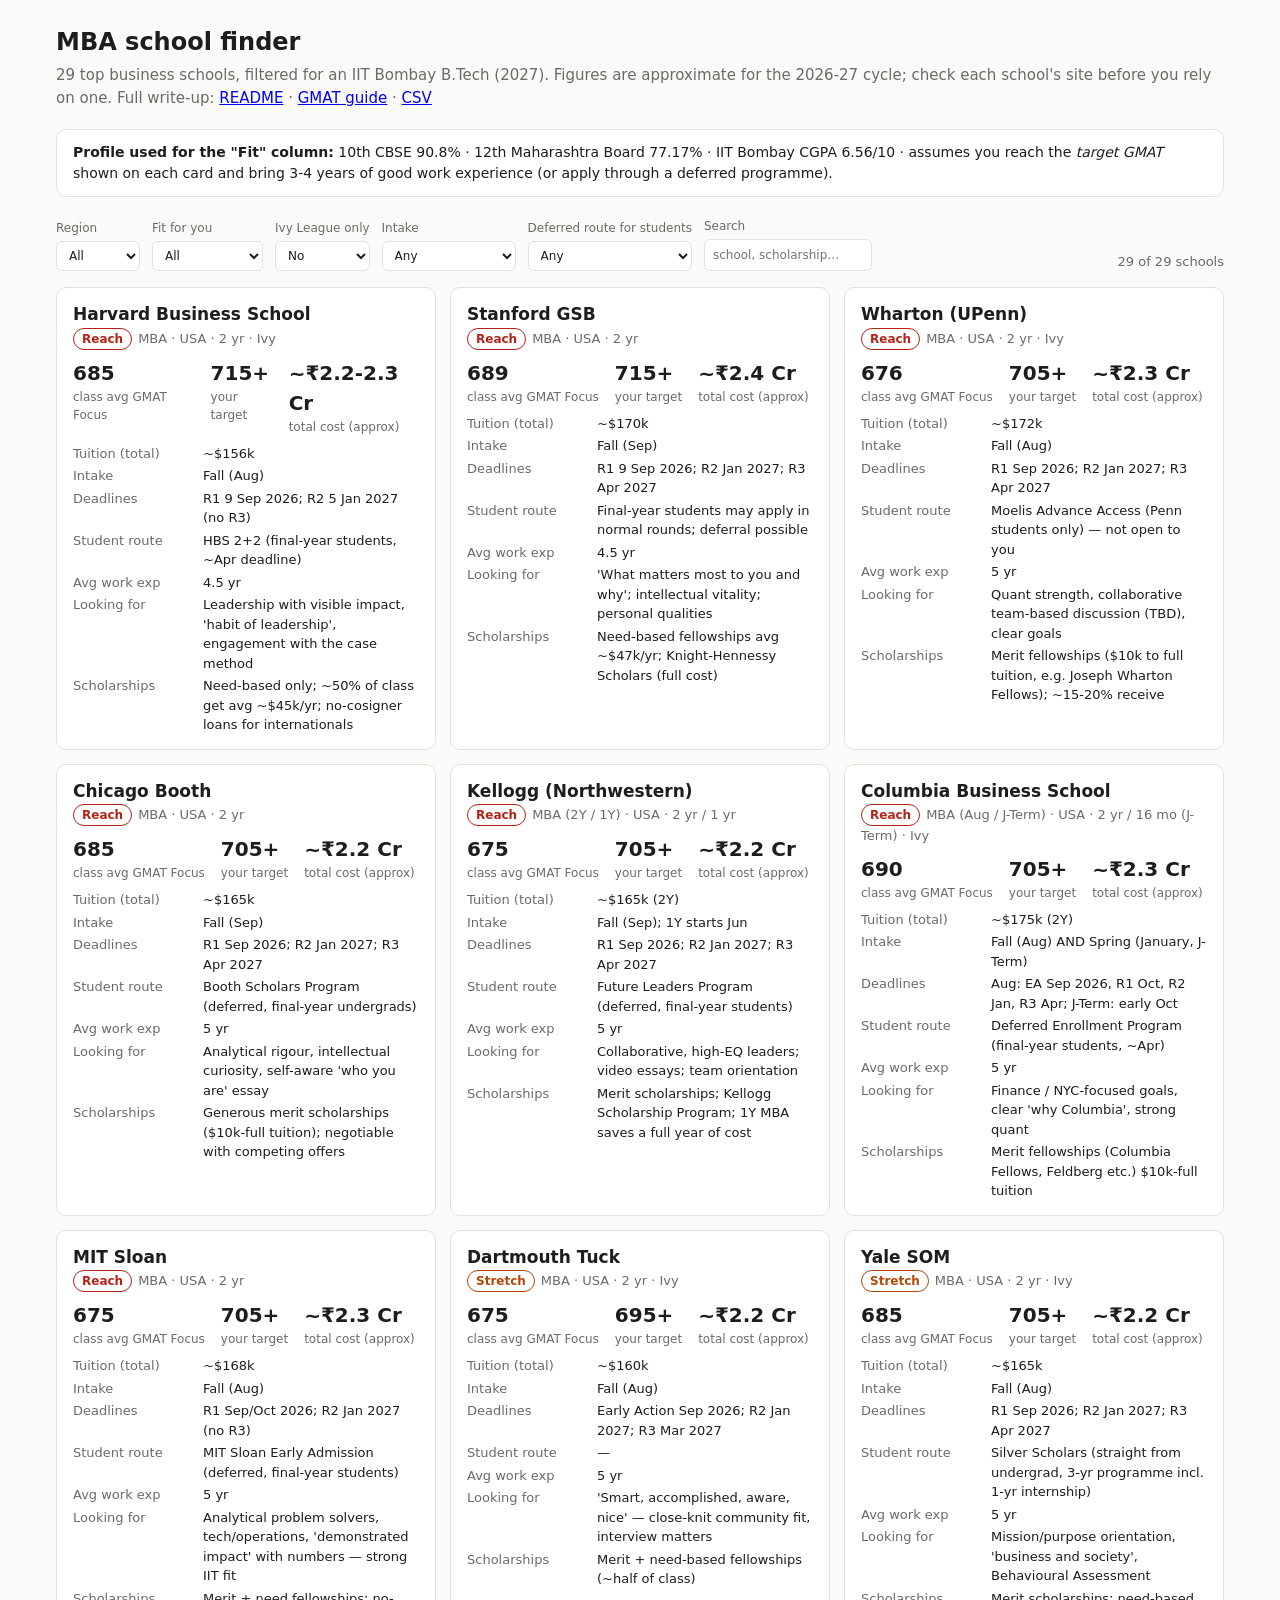
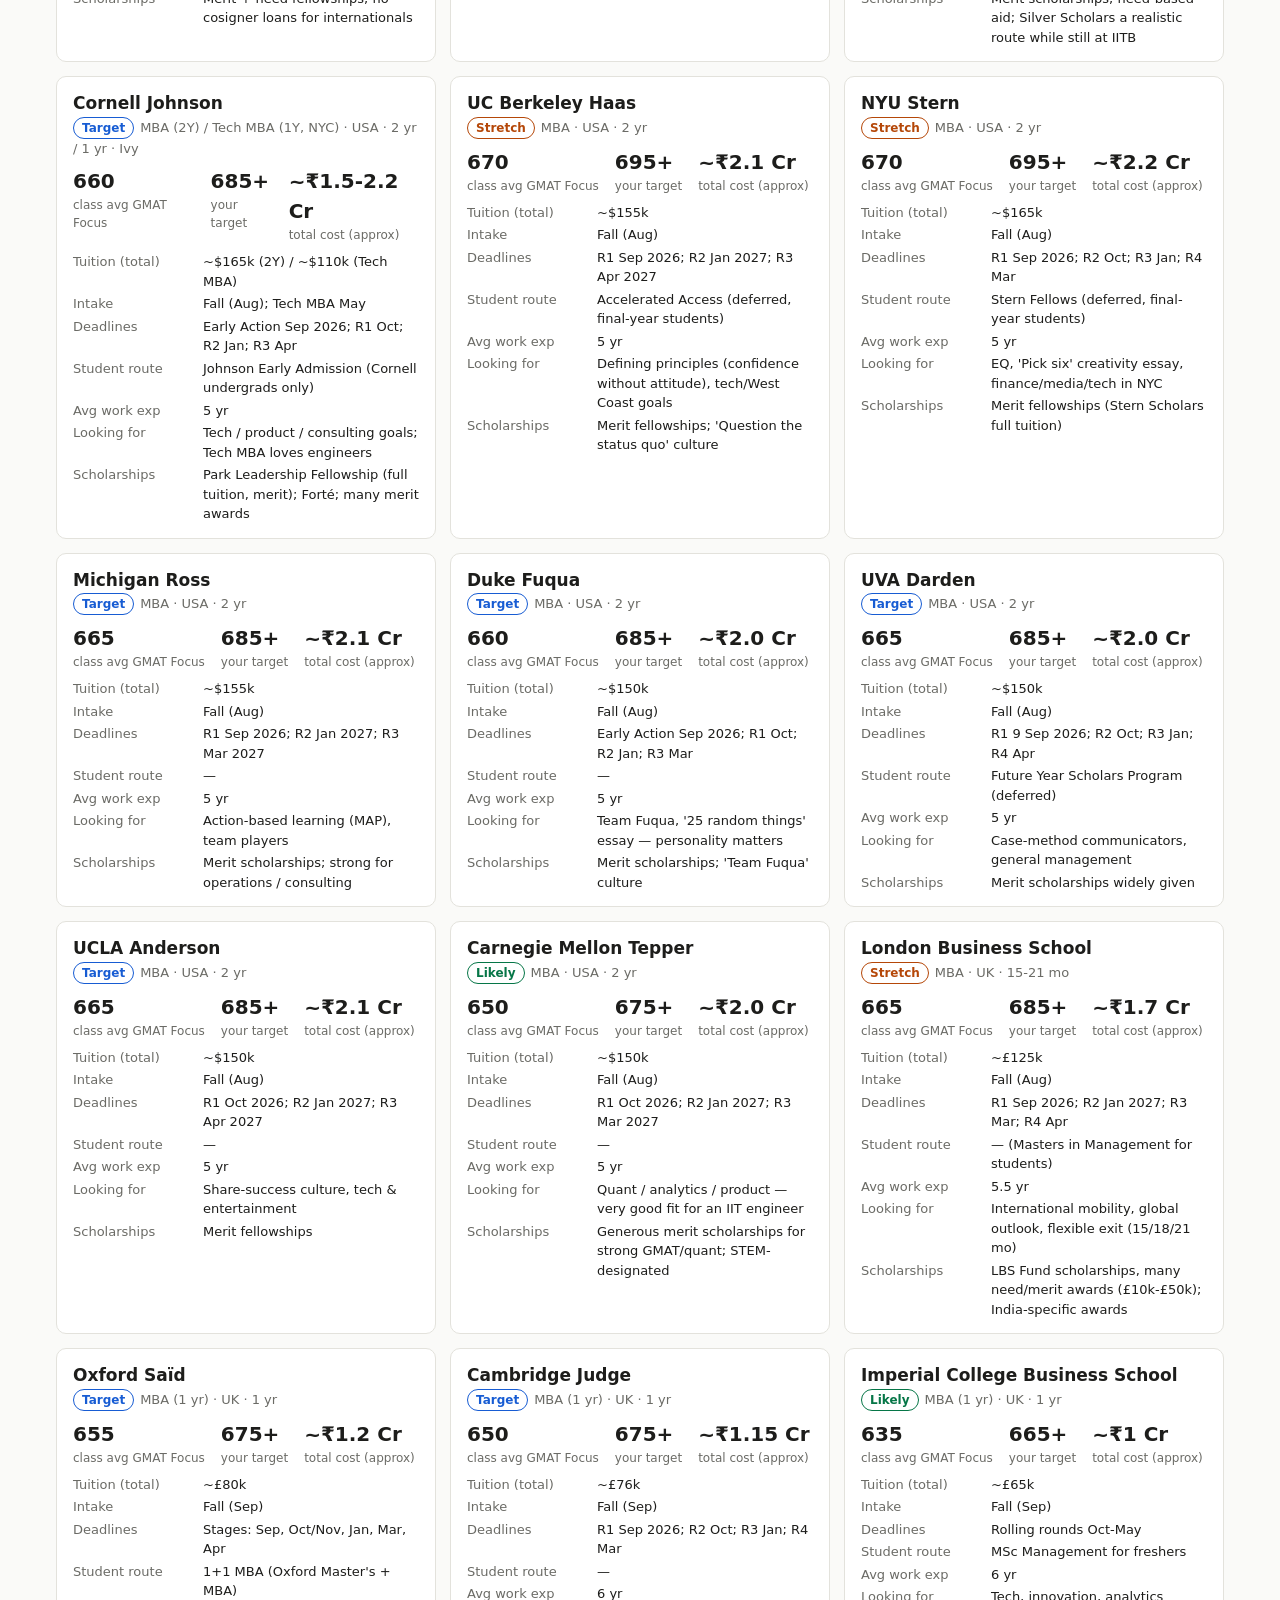
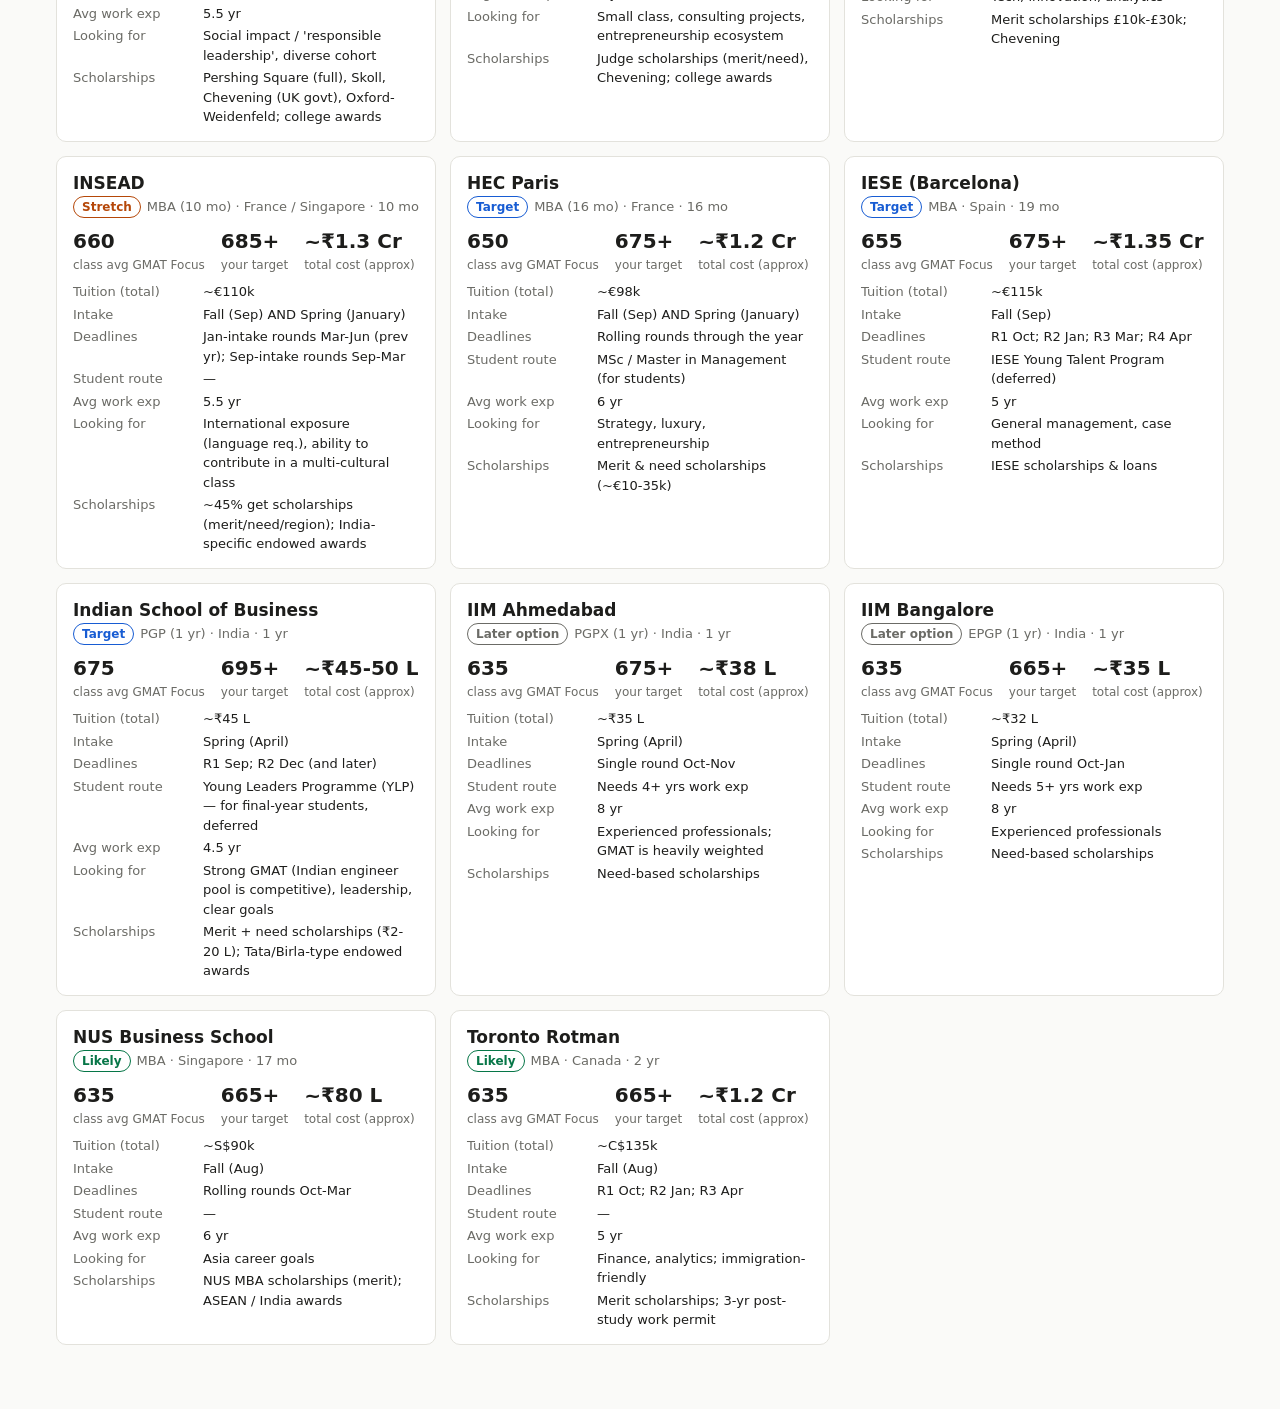
<file: admissions/MBA-admissions/index.html>
<!doctype html>
<html lang="en">
<head>
<meta charset="utf-8">
<meta name="viewport" content="width=device-width, initial-scale=1">
<title>MBA School Finder</title>
<style>
  :root {
    --bg: #fafaf8; --fg: #1d1d1b; --muted: #6b6b66; --line: #e3e2dc; --card: #fff;
    --reach: #b42318; --stretch: #b54708; --target: #175cd3; --likely: #067647; --later: #6b6b66;
  }
  @media (prefers-color-scheme: dark) {
    :root:not([data-theme="light"]) {
      --bg: #141413; --fg: #ecebe6; --muted: #9a9993; --line: #2c2c2a; --card: #1c1c1a;
      --reach: #f97066; --stretch: #fdb022; --target: #84adff; --likely: #47cd89; --later: #9a9993;
    }
  }
  * { box-sizing: border-box; }
  body { margin: 0; background: var(--bg); color: var(--fg); font: 15px/1.5 system-ui, -apple-system, Segoe UI, sans-serif; }
  main { max-width: 1200px; margin: 0 auto; padding: 24px 16px 64px; }
  h1 { font-size: 24px; margin: 0 0 4px; }
  p.sub { color: var(--muted); margin: 0 0 20px; }
  .profile { background: var(--card); border: 1px solid var(--line); border-radius: 10px; padding: 12px 16px; margin-bottom: 20px; font-size: 14px; }
  .filters { display: flex; flex-wrap: wrap; gap: 12px; margin-bottom: 16px; align-items: end; }
  label { display: flex; flex-direction: column; font-size: 12px; color: var(--muted); gap: 4px; }
  select, input { font: inherit; padding: 6px 8px; border: 1px solid var(--line); border-radius: 6px; background: var(--card); color: var(--fg); }
  .count { color: var(--muted); font-size: 13px; margin-left: auto; }
  .grid { display: grid; grid-template-columns: repeat(auto-fill, minmax(340px, 1fr)); gap: 14px; }
  .card { background: var(--card); border: 1px solid var(--line); border-radius: 10px; padding: 14px 16px; }
  .card h2 { font-size: 17px; margin: 0; }
  .meta { color: var(--muted); font-size: 13px; margin-bottom: 8px; }
  .pill { display: inline-block; font-size: 12px; font-weight: 600; padding: 1px 8px; border-radius: 99px; border: 1px solid currentColor; margin-right: 6px; }
  .Reach { color: var(--reach); } .Stretch { color: var(--stretch); } .Target { color: var(--target); }
  .Likely { color: var(--likely); } .Later { color: var(--later); }
  dl { display: grid; grid-template-columns: 120px 1fr; gap: 3px 10px; margin: 8px 0 0; font-size: 13px; }
  dt { color: var(--muted); }
  dd { margin: 0; }
  .nums { display: flex; gap: 16px; margin: 6px 0; }
  .nums div { font-size: 12px; color: var(--muted); }
  .nums b { display: block; font-size: 20px; color: var(--fg); }
  @media (max-width: 420px) { .grid { grid-template-columns: 1fr; } dl { grid-template-columns: 1fr; } dt { margin-top: 4px; } }
</style>
</head>
<body>
<main>
  <h1>MBA school finder</h1>
  <p class="sub">29 top business schools, filtered for an IIT Bombay B.Tech (2027). Figures are approximate for the 2026-27 cycle; check each school's site before you rely on one. Full write-up: <a href="README.md">README</a> · <a href="GMAT-timeline.md">GMAT guide</a> · <a href="schools.csv">CSV</a></p>

  <div class="profile"><b>Profile used for the "Fit" column:</b> 10th CBSE 90.8% · 12th Maharashtra Board 77.17% · IIT Bombay CGPA 6.56/10 · assumes you reach the <i>target GMAT</i> shown on each card and bring 3-4 years of good work experience (or apply through a deferred programme).</div>

  <div class="filters">
    <label>Region <select id="f-region"><option value="">All</option></select></label>
    <label>Fit for you <select id="f-fit"><option value="">All</option></select></label>
    <label>Ivy League only <select id="f-ivy"><option value="">No</option><option value="Yes">Yes</option></select></label>
    <label>Intake <select id="f-intake"><option value="">Any</option><option value="Fall">Fall</option><option value="Spring">Spring / January</option></select></label>
    <label>Deferred route for students <select id="f-early"><option value="">Any</option><option value="y">Has one</option></select></label>
    <label>Search <input id="f-q" placeholder="school, scholarship…"></label>
    <span class="count" id="count"></span>
  </div>
  <div class="grid" id="grid"></div>
</main>
<script src="schools.js"></script>
<script>
  const $ = id => document.getElementById(id);
  const data = window.SCHOOLS || [];
  const fitClass = f => f.split(" ")[0];
  const fill = (sel, key) => [...new Set(data.map(d => d[key]))].forEach(v => sel.add(new Option(v, v)));
  fill($("f-region"), "region"); fill($("f-fit"), "fit");
  const hasEarly = d => d.early_route && !/^—|not open|only/i.test(d.early_route) && !/^Needs/.test(d.early_route);
  const esc = s => String(s).replace(/[&<>"]/g, c => ({"&":"&amp;","<":"&lt;",">":"&gt;",'"':"&quot;"}[c]));

  function render() {
    const r = $("f-region").value, f = $("f-fit").value, ivy = $("f-ivy").value,
          intake = $("f-intake").value, early = $("f-early").value, q = $("f-q").value.toLowerCase();
    const rows = data.filter(d =>
      (!r || d.region === r) && (!f || d.fit === f) && (!ivy || d.ivy === "Yes") &&
      (!intake || (intake === "Spring" ? /Spring|Jan/i.test(d.intakes) : /Fall/i.test(d.intakes))) &&
      (!early || hasEarly(d)) &&
      (!q || Object.values(d).join(" ").toLowerCase().includes(q)));
    $("count").textContent = rows.length + " of " + data.length + " schools";
    $("grid").innerHTML = rows.map(d => `
      <article class="card">
        <h2>${esc(d.school)}</h2>
        <div class="meta"><span class="pill ${fitClass(d.fit)}">${esc(d.fit)}</span>${esc(d.programme)} · ${esc(d.country)} · ${esc(d.length)}${d.ivy === "Yes" ? " · Ivy" : ""}</div>
        <div class="nums">
          <div><b>${d.avg_gmat_focus}</b>class avg GMAT Focus</div>
          <div><b>${esc(d.target_gmat)}</b>your target</div>
          <div><b>${esc(d.total_cost_inr)}</b>total cost (approx)</div>
        </div>
        <dl>
          <dt>Tuition (total)</dt><dd>${esc(d.tuition_total)}</dd>
          <dt>Intake</dt><dd>${esc(d.intakes)}</dd>
          <dt>Deadlines</dt><dd>${esc(d.rounds)}</dd>
          <dt>Student route</dt><dd>${esc(d.early_route)}</dd>
          <dt>Avg work exp</dt><dd>${esc(d.avg_work_exp)}</dd>
          <dt>Looking for</dt><dd>${esc(d.looking_for)}</dd>
          <dt>Scholarships</dt><dd>${esc(d.scholarships)}</dd>
        </dl>
      </article>`).join("");
  }
  document.querySelectorAll("select, input").forEach(el => el.addEventListener("input", render));
  render();
</script>
</body>
</html>
</file>
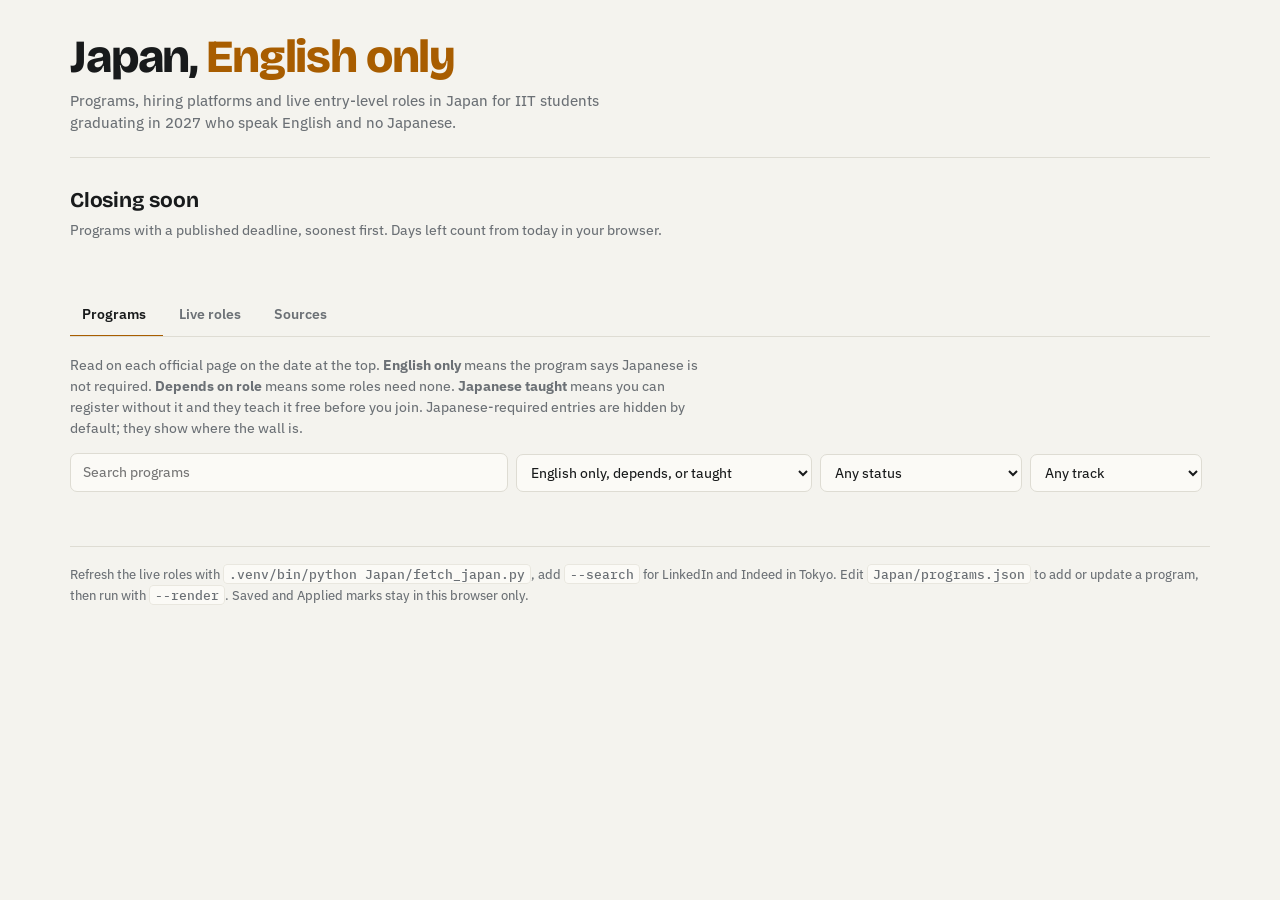
<file: Japan/page.template.html>
<!doctype html>
<html lang="en">
<head>
<meta charset="utf-8">
<meta name="viewport" content="width=device-width, initial-scale=1">
<title>Japan, English Only</title>
<link rel="preconnect" href="https://fonts.googleapis.com">
<link rel="preconnect" href="https://fonts.gstatic.com" crossorigin>
<link rel="stylesheet" href="https://fonts.googleapis.com/css2?family=Bricolage+Grotesque:opsz,wght@12..96,500;12..96,700;12..96,800&family=IBM+Plex+Mono:wght@400;500&family=IBM+Plex+Sans:wght@400;450;500;600&display=swap">
<style>
:root{
  --paper:#F4F3EE;--card:#FBFAF6;--ink:#181A1B;--body:#33373A;--muted:#6B7075;
  --line:#DEDCD3;--line-soft:#E9E7DF;
  --accent:#A85D00;--accent-soft:#F0E2CC;
  --open:#126B4F;--open-soft:#D8E9E0;
  --plus:#3D5A99;--plus-soft:#DFE5F2;
  --walled:#7E8389;--walled-soft:#E4E3DD;
  --urgent:#B3261E;--urgent-soft:#F6DCD9;
  --shadow:0 1px 2px rgba(24,26,27,.05);--r:7px;
}
@media (prefers-color-scheme:dark){
  :root:not([data-theme="light"]){
    --paper:#131517;--card:#1B1E21;--ink:#F1EFE9;--body:#C7C9CB;--muted:#8B9096;
    --line:#2C3034;--line-soft:#242629;
    --accent:#E8A13C;--accent-soft:#3A2C15;
    --open:#4FBE92;--open-soft:#153229;
    --plus:#8FA8E0;--plus-soft:#1E2740;
    --walled:#868B91;--walled-soft:#25282B;
    --urgent:#F08C84;--urgent-soft:#3D1D1A;
    --shadow:0 1px 2px rgba(0,0,0,.3);
  }
}
:root[data-theme="dark"]{
  --paper:#131517;--card:#1B1E21;--ink:#F1EFE9;--body:#C7C9CB;--muted:#8B9096;
  --line:#2C3034;--line-soft:#242629;
  --accent:#E8A13C;--accent-soft:#3A2C15;
  --open:#4FBE92;--open-soft:#153229;
  --plus:#8FA8E0;--plus-soft:#1E2740;
  --walled:#868B91;--walled-soft:#25282B;
  --urgent:#F08C84;--urgent-soft:#3D1D1A;
  --shadow:0 1px 2px rgba(0,0,0,.3);
}
*{box-sizing:border-box}
body{margin:0;background:var(--paper);color:var(--body);
  font:450 15px/1.55 "IBM Plex Sans",ui-sans-serif,system-ui,sans-serif;-webkit-font-smoothing:antialiased}
.wrap{max-width:1180px;margin:0 auto;padding:0 20px 72px}
@media (max-width:600px){.wrap{padding-inline:16px}}
a{color:inherit}
h1,h2,h3{font-family:"Bricolage Grotesque","IBM Plex Sans",sans-serif;color:var(--ink);text-wrap:balance;margin:0}
.mono{font-family:"IBM Plex Mono",ui-monospace,monospace;font-variant-numeric:tabular-nums}
input:focus-visible,select:focus-visible,button:focus-visible,a:focus-visible{outline:2px solid var(--accent);outline-offset:2px}

header{border-bottom:1px solid var(--line);margin-bottom:26px}
.masthead{display:flex;flex-wrap:wrap;gap:20px;align-items:flex-end;justify-content:space-between;padding:34px 0 22px}
h1{font-size:clamp(30px,5.4vw,46px);font-weight:800;letter-spacing:-.025em;line-height:1.02}
h1 em{font-style:normal;color:var(--accent)}
.sub{margin:9px 0 0;max-width:62ch;color:var(--muted);font-size:14.5px}
.stamp{font-size:12px;color:var(--muted);text-align:right;line-height:1.7}
.stamp b{color:var(--ink);font-weight:600}
@media (max-width:600px){.stamp{text-align:left}}

h2{font-size:21px;font-weight:700;letter-spacing:-.01em;margin:0 0 4px}
.lede{font-size:13.5px;color:var(--muted);margin:0 0 14px;max-width:80ch}
section{margin-bottom:40px}

/* closing soon */
.soon{display:grid;grid-template-columns:repeat(auto-fill,minmax(250px,1fr));gap:10px}
.soon a{display:flex;flex-direction:column;gap:4px;text-decoration:none;background:var(--card);
  border:1px solid var(--line);border-radius:var(--r);padding:13px 15px;box-shadow:var(--shadow);transition:border-color .12s}
.soon a:hover{border-color:var(--accent)}
.soon .when{display:flex;justify-content:space-between;align-items:baseline;gap:8px}
.soon .date{font-size:12.5px;color:var(--muted)}
.soon .left{font-family:"Bricolage Grotesque",sans-serif;font-weight:700;font-size:19px;color:var(--ink);line-height:1}
.soon .left.hot{color:var(--urgent)}
.soon .org{font-weight:600;color:var(--ink);font-size:14px}
.soon .nm{font-size:13px;line-height:1.4}

/* tabs */
.tabs{display:flex;gap:4px;border-bottom:1px solid var(--line);margin-bottom:18px;overflow-x:auto}
.tabs button{appearance:none;border:0;background:none;font:inherit;font-size:14px;font-weight:600;color:var(--muted);
  padding:9px 12px;border-bottom:2px solid transparent;margin-bottom:-1px;cursor:pointer;white-space:nowrap}
.tabs button[aria-selected="true"]{color:var(--ink);border-bottom-color:var(--accent)}
.tabs .n{font-family:"IBM Plex Mono",monospace;font-size:12px;font-weight:500;color:var(--muted);margin-left:5px}

/* gate */
.gate{display:grid;grid-template-columns:repeat(4,1fr);gap:1px;background:var(--line);
  border:1px solid var(--line);border-radius:var(--r);overflow:hidden;margin-bottom:14px}
@media (max-width:720px){.gate{grid-template-columns:repeat(2,1fr)}}
.gate button{appearance:none;border:0;text-align:left;cursor:pointer;font:inherit;background:var(--card);
  color:var(--body);padding:13px 15px;display:flex;flex-direction:column;gap:3px;transition:background .12s}
.gate button:hover{background:var(--accent-soft)}
.gate button[aria-pressed="false"]{opacity:.55}
.gate .n{font-family:"Bricolage Grotesque",sans-serif;font-size:25px;font-weight:700;line-height:1;color:var(--ink)}
.gate .lbl{font-size:12.5px;font-weight:600}
.gate .hint{font-size:11.5px;color:var(--muted);line-height:1.35}
.gate .g-english_ok .n{color:var(--open)}
.gate .g-japanese_plus .n{color:var(--plus)}
.gate .g-unstated .n{color:var(--accent)}
.gate .g-japanese_required .n{color:var(--walled)}

/* controls */
.controls{display:flex;flex-wrap:wrap;gap:8px;align-items:center;margin-bottom:14px}
.controls input[type=search]{flex:1 1 220px;min-width:0;font:inherit;font-size:14px;padding:8px 12px;
  border:1px solid var(--line);border-radius:var(--r);background:var(--card);color:var(--ink)}
.controls select{font:inherit;font-size:13.5px;padding:8px 10px;border:1px solid var(--line);
  border-radius:var(--r);background:var(--card);color:var(--ink);max-width:100%}
.controls label{font-size:13px;display:flex;gap:6px;align-items:center;color:var(--body)}
.count{font-size:12.5px;color:var(--muted);margin-left:auto}

/* rows */
.list{display:flex;flex-direction:column;gap:8px}
.item{background:var(--card);border:1px solid var(--line);border-radius:var(--r);padding:14px 16px;box-shadow:var(--shadow);
  display:grid;grid-template-columns:1fr auto;gap:6px 16px}
.item.muted{opacity:.62}
@media (max-width:640px){.item{grid-template-columns:1fr}}
.item h3{font-size:16px;font-weight:700;line-height:1.3}
.item h3 a{text-decoration:none}
.item h3 a:hover{text-decoration:underline}
.meta{font-size:13px;color:var(--muted);display:flex;flex-wrap:wrap;gap:4px 12px}
.meta b{color:var(--body);font-weight:600}
.badges{display:flex;flex-wrap:wrap;gap:5px;margin-top:2px}
.b{font-size:11px;font-weight:600;letter-spacing:.02em;padding:2px 8px;border-radius:100px;white-space:nowrap;
  background:var(--walled-soft);color:var(--walled)}
.b.ok{background:var(--open-soft);color:var(--open)}
.b.plus{background:var(--plus-soft);color:var(--plus)}
.b.warn{background:var(--accent-soft);color:var(--accent)}
.b.no{background:var(--walled-soft);color:var(--walled)}
.b.hot{background:var(--urgent-soft);color:var(--urgent)}
.notes{grid-column:1/-1;font-size:13.5px;display:grid;gap:4px}
.notes p{margin:0}
.notes .k{color:var(--muted);font-size:12px;font-weight:600;text-transform:uppercase;letter-spacing:.04em;margin-right:6px}
.ev{grid-column:1/-1;margin:2px 0 0;font-size:12.5px;color:var(--muted);border-left:2px solid var(--line);padding-left:10px}
.side{display:flex;flex-wrap:wrap;gap:6px;justify-content:flex-end;align-content:flex-start;max-width:240px}
@media (max-width:640px){.side{justify-content:flex-start;max-width:none}}
.btn{appearance:none;font:inherit;font-size:12.5px;font-weight:600;padding:6px 11px;border-radius:var(--r);cursor:pointer;
  border:1px solid var(--line);background:transparent;color:var(--body);text-decoration:none;white-space:nowrap}
.btn:hover{border-color:var(--accent);color:var(--accent)}
.btn.primary{border-color:var(--accent);color:var(--accent)}
.btn.primary:hover{background:var(--accent);color:var(--paper)}
.btn[aria-pressed="true"]{background:var(--open-soft);border-color:var(--open);color:var(--open)}
.empty{padding:28px;text-align:center;color:var(--muted);border:1px dashed var(--line);border-radius:var(--r)}

/* sources */
.tablewrap{overflow-x:auto;border:1px solid var(--line);border-radius:var(--r);background:var(--card)}
table{border-collapse:collapse;width:100%;font-size:13.5px}
th,td{text-align:left;padding:8px 12px;border-bottom:1px solid var(--line-soft);white-space:nowrap}
th{font-size:12px;color:var(--muted);font-weight:600}
td.num,th.num{text-align:right;font-family:"IBM Plex Mono",monospace}
tr:last-child td{border-bottom:0}
.err{color:var(--urgent)}
footer{border-top:1px solid var(--line);padding-top:18px;font-size:13px;color:var(--muted)}
footer code{font-family:"IBM Plex Mono",monospace;font-size:12.5px;background:var(--card);padding:1px 5px;border-radius:4px;border:1px solid var(--line-soft)}
[hidden]{display:none!important}
</style>
</head>
<body>
<div class="wrap">
<header>
  <div class="masthead">
    <div>
      <h1>Japan, <em>English only</em></h1>
      <p class="sub">Programs, hiring platforms and live entry-level roles in Japan for IIT students graduating in 2027 who speak English and no Japanese.</p>
    </div>
    <div class="stamp" id="stamp"></div>
  </div>
</header>

<section id="soon-sec">
  <h2>Closing soon</h2>
  <p class="lede">Programs with a published deadline, soonest first. Days left count from today in your browser.</p>
  <div class="soon" id="soon"></div>
</section>

<nav class="tabs" role="tablist">
  <button role="tab" data-tab="programs" aria-selected="true">Programs<span class="n" id="n-programs"></span></button>
  <button role="tab" data-tab="roles" aria-selected="false">Live roles<span class="n" id="n-roles"></span></button>
  <button role="tab" data-tab="sources" aria-selected="false">Sources<span class="n" id="n-sources"></span></button>
</nav>

<section id="tab-programs">
  <p class="lede">Read on each official page on the date at the top. <b>English only</b> means the program says Japanese is not required. <b>Depends on role</b> means some roles need none. <b>Japanese taught</b> means you can register without it and they teach it free before you join. Japanese-required entries are hidden by default; they show where the wall is.</p>
  <div class="controls">
    <input type="search" id="p-q" placeholder="Search programs" aria-label="Search programs">
    <select id="p-lang" aria-label="Language">
      <option value="open">English only, depends, or taught</option>
      <option value="yes">English only</option>
      <option value="all">Everything, including Japanese required</option>
    </select>
    <select id="p-status" aria-label="Status">
      <option value="">Any status</option>
      <option value="now">Open, rolling or pre-entry</option>
      <option value="watch">Watch for next round</option>
    </select>
    <select id="p-track" aria-label="Track">
      <option value="">Any track</option>
      <option value="engineering">Engineering</option>
      <option value="data-ai">Data and AI</option>
      <option value="product">Product</option>
      <option value="business">Business</option>
      <option value="any">Any field (platforms)</option>
    </select>
    <span class="count" id="p-count"></span>
  </div>
  <div class="list" id="programs-list"></div>
</section>

<section id="tab-roles" hidden>
  <p class="lede">Every posting in Japan pulled from company boards, VC portfolio boards, Japan Dev, LinkedIn and Indeed, filtered by default to entry-level roles where a visa is not ruled out. Each description is read twice: for what it says about Japanese, and for the graduation window it accepts. An IIT degree finishing in mid-2027 fits "28卒" (April 2027 to March 2028) but not "27卒" (by March 2027), MBA programs or 2027 summer internships. The sentences that decided both are quoted under each role. Click a box to show or hide that language group.</p>
  <p class="lede" id="funnel"></p>
  <div class="gate" id="gate"></div>
  <div class="controls">
    <input type="search" id="r-q" placeholder="Search title or company" aria-label="Search roles">
    <select id="r-track" aria-label="Track">
      <option value="">Any track</option>
      <option value="engineering">Engineering</option>
      <option value="data-ai">Data and AI</option>
      <option value="product">Product</option>
      <option value="business">Business</option>
      <option value="other">Other</option>
    </select>
    <select id="r-level" aria-label="Experience">
      <option value="entry">Entry level, new grad or intern</option>
      <option value="noyears">Also roles that state no years</option>
      <option value="all">Any experience level</option>
    </select>
    <select id="r-visa" aria-label="Visa">
      <option value="ok">Visa not ruled out</option>
      <option value="yes">States visa sponsorship</option>
      <option value="all">Any visa situation</option>
    </select>
    <select id="r-grad" aria-label="Batch">
      <option value="all">Any batch</option>
      <option value="open">Fits or may fit a 2027 graduate</option>
      <option value="fits">Dates show it fits a 2027 graduate</option>
    </select>
    <select id="r-source" aria-label="Source"><option value="">Any source</option></select>
    <label><input type="checkbox" id="r-res" checked> Hide roles for people already in Japan</label>
    <label><input type="checkbox" id="r-mine"> Saved or applied only</label>
    <span class="count" id="r-count"></span>
  </div>
  <div class="list" id="roles-list"></div>
</section>

<section id="tab-sources" hidden>
  <p class="lede">What each board returned on the last pull. Postings in Japan are counted from the location, the board's country field, or the whole board for Japan-only employers.</p>
  <div class="tablewrap"><table id="sources-table"></table></div>
  <p class="lede" id="search-note" style="margin-top:10px"></p>
</section>

<footer>
  Refresh the live roles with <code>.venv/bin/python Japan/fetch_japan.py</code>, add <code>--search</code> for LinkedIn and Indeed in Tokyo. Edit <code>Japan/programs.json</code> to add or update a program, then run with <code>--render</code>. Saved and Applied marks stay in this browser only.
</footer>
</div>

<script>
const DATA = /*__DATA__*/null;

const esc = s => String(s ?? "").replace(/[&<>"']/g, c => ({"&":"&amp;","<":"&lt;",">":"&gt;",'"':"&quot;","'":"&#39;"}[c]));
const store = {
  get(k, d) { try { const v = localStorage.getItem(k); return v === null ? d : JSON.parse(v); } catch { return d; } },
  set(k, v) { try { localStorage.setItem(k, JSON.stringify(v)); } catch {} }
};
let marks = store.get("jp-marks", {});
const mark = (key, kind) => { marks[key] = marks[key] === kind ? undefined : kind; if (!marks[key]) delete marks[key]; store.set("jp-marks", marks); };

const today = new Date(); today.setHours(0,0,0,0);
const fmt = iso => { if (!iso) return ""; const d = new Date(iso + "T00:00:00"); return d.toLocaleDateString("en-GB", {day:"numeric", month:"short", year:"numeric"}); };
const daysLeft = iso => Math.round((new Date(iso + "T00:00:00") - today) / 864e5);

const LANG_P = {yes:["English only","ok"], partly:["Depends on role","warn"], taught:["Japanese taught","plus"], no:["Japanese required","no"]};
const FIT = {yes:["Fits a 2027 grad","ok"], partly:["Partly fits 2027","warn"], no:["Not for 2027 IIT grads","no"]};
const STATUS = {open:["Open now","ok"], rolling:["Rolling","ok"], "pre-entry":["Pre-entry open","warn"], watch:["Watch","no"], closed:["Closed","no"]};
const TRACK = {engineering:"Engineering","data-ai":"Data and AI",product:"Product",business:"Business",any:"Any field",other:"Other"};
const KIND = {"new-grad":"New-grad hiring","internship-to-offer":"Internship to offer",internship:"Internship",platform:"Hiring platform","job-board":"Job board"};
const GRAD = {
  yes:["Fits 2027 grads","ok"], likely:["Likely fits 2027 grads","warn"], check:["New-grad role, no dates","plus"],
  no:["Not for 2027 grads","no"], none:["No batch named",""]
};
const GRAD_OK = {open:["yes","likely","check"], fits:["yes","likely"]};
const LEVEL = {intern:"Internship", new_grad:"New grad", entry:"Entry level", mid:"Mid level", senior:"Senior", unstated:"Level not stated"};
const LANG_R = {
  english_ok:["English OK","ok","Says Japanese is not required, or English or Japanese"],
  japanese_plus:["Japanese a plus","plus","Japanese only under preferred"],
  unstated:["Not stated","warn","English description, no Japanese asked"],
  japanese_required:["Japanese required","no","Asks for a Japanese level or written in Japanese"]
};

// ---------- stamp
document.getElementById("stamp").innerHTML =
  `Programs checked <b>${fmt(DATA.checked)}</b><br>Roles pulled <b>${esc(DATA.generated.replace("T"," ").slice(0,16))}</b>`;

// ---------- closing soon
(function soon() {
  const rows = DATA.programs.filter(p => p.deadline && p.english_only !== "no" && daysLeft(p.deadline) >= 0)
    .sort((a, b) => a.deadline.localeCompare(b.deadline));
  const el = document.getElementById("soon");
  if (!rows.length) { document.getElementById("soon-sec").hidden = true; return; }
  el.innerHTML = rows.map(p => {
    const n = daysLeft(p.deadline);
    return `<a href="${esc(p.apply_url)}" target="_blank" rel="noopener">
      <span class="when"><span class="date">${fmt(p.deadline)}</span><span class="left ${n <= 10 ? "hot" : ""}">${n === 0 ? "today" : n + (n === 1 ? " day" : " days")}</span></span>
      <span class="org">${esc(p.org)}</span><span class="nm">${esc(p.name)}</span>
      <span class="badges"><span class="b ${LANG_P[p.english_only][1]}">${LANG_P[p.english_only][0]}</span><span class="b ${FIT[p.fits_2027][1]}">${FIT[p.fits_2027][0]}</span></span>
    </a>`;
  }).join("");
})();

// ---------- tabs
const tabs = [...document.querySelectorAll("[role=tab]")];
function showTab(name) {
  tabs.forEach(t => t.setAttribute("aria-selected", t.dataset.tab === name));
  ["programs","roles","sources"].forEach(n => document.getElementById("tab-" + n).hidden = n !== name);
  store.set("jp-tab", name);
}
tabs.forEach(t => t.addEventListener("click", () => showTab(t.dataset.tab)));
const fromHash = location.hash.slice(1);
showTab(["programs", "roles", "sources"].includes(fromHash) ? fromHash : store.get("jp-tab", "programs"));

// ---------- programs
function markButtons(key) {
  return `<button class="btn" data-mark="${esc(key)}" data-kind="saved" aria-pressed="${marks[key]==="saved"}">Saved</button>
          <button class="btn" data-mark="${esc(key)}" data-kind="applied" aria-pressed="${marks[key]==="applied"}">Applied</button>`;
}
function renderPrograms() {
  const q = document.getElementById("p-q").value.trim().toLowerCase();
  const lang = document.getElementById("p-lang").value;
  const status = document.getElementById("p-status").value;
  const tr = document.getElementById("p-track").value;
  const rows = DATA.programs.filter(p => {
    if (lang === "open" && p.english_only === "no") return false;
    if (lang === "yes" && p.english_only !== "yes") return false;
    if (status === "now" && !["open","rolling","pre-entry"].includes(p.status)) return false;
    if (status === "watch" && p.status !== "watch") return false;
    if (tr && p.track !== tr) return false;
    if (q && !(p.org + " " + p.name + " " + p.language_note + " " + p.fit_note).toLowerCase().includes(q)) return false;
    return true;
  });
  const rank = {open:0,"pre-entry":1,rolling:2,watch:3,closed:4};
  rows.sort((a, b) => (a.english_only === "no") - (b.english_only === "no") || rank[a.status] - rank[b.status]
    || (a.deadline || "9999").localeCompare(b.deadline || "9999"));
  document.getElementById("p-count").textContent = `${rows.length} of ${DATA.programs.length}`;
  document.getElementById("n-programs").textContent = DATA.programs.filter(p => p.english_only !== "no").length;
  document.getElementById("programs-list").innerHTML = rows.length ? rows.map(p => {
    const dl = p.deadline ? `<span class="b ${daysLeft(p.deadline) <= 10 && daysLeft(p.deadline) >= 0 ? "hot" : "warn"}">Closes ${fmt(p.deadline)}</span>` : "";
    return `<article class="item ${p.english_only === "no" || p.fits_2027 === "no" ? "muted" : ""}">
      <div>
        <h3><a href="${esc(p.apply_url)}" target="_blank" rel="noopener">${esc(p.org)}: ${esc(p.name)}</a></h3>
        <div class="meta"><span>${KIND[p.kind] || esc(p.kind)}</span><span>${TRACK[p.track] || ""}</span>${p.joining ? `<span><b>Joining</b> ${esc(p.joining)}</span>` : ""}${p.pay ? `<span><b>Pay</b> ${esc(p.pay)}</span>` : ""}</div>
        <div class="badges"><span class="b ${STATUS[p.status][1]}">${STATUS[p.status][0]}</span>${dl}<span class="b ${LANG_P[p.english_only][1]}">${LANG_P[p.english_only][0]}</span><span class="b ${FIT[p.fits_2027][1]}">${FIT[p.fits_2027][0]}</span></div>
      </div>
      <div class="side"><a class="btn primary" href="${esc(p.apply_url)}" target="_blank" rel="noopener">Apply or register</a><a class="btn" href="${esc(p.source_url)}" target="_blank" rel="noopener">Source</a>${markButtons("p:" + p.id)}</div>
      <div class="notes">
        ${p.language_note ? `<p><span class="k">Language</span>${esc(p.language_note)}</p>` : ""}
        ${p.fit_note ? `<p><span class="k">Fit</span>${esc(p.fit_note)}</p>` : ""}
        ${p.how ? `<p><span class="k">How</span>${esc(p.how)}</p>` : ""}
        ${p.deadline_note ? `<p><span class="k">Dates</span>${esc(p.deadline_note)}</p>` : ""}
      </div>
    </article>`;
  }).join("") : `<div class="empty">No programs match.</div>`;
}
["p-q","p-lang","p-status","p-track"].forEach(id => document.getElementById(id).addEventListener("input", renderPrograms));

// ---------- roles
let shown = store.get("jp-gate", {english_ok:true, japanese_plus:true, unstated:true, japanese_required:false});
const latest = DATA.roles.reduce((m, r) => r.first_seen > m ? r.first_seen : m, "");
const earliest = DATA.roles.reduce((m, r) => !m || r.first_seen < m ? r.first_seen : m, "");
const srcSel = document.getElementById("r-source");
[...new Set(DATA.roles.map(r => r.company))].sort().forEach(c => srcSel.insertAdjacentHTML("beforeend", `<option>${esc(c)}</option>`));

function renderFunnel() {
  const R = DATA.roles, eng = R.filter(r => r.language !== "japanese_required");
  const sp = eng.filter(r => r.visa === "yes" && !r.residency), ent = sp.filter(r => r.entry);
  document.getElementById("funnel").innerHTML =
    `<b>${R.length}</b> roles in Japan → <b>${eng.length}</b> without a Japanese requirement → <b>${sp.length}</b> of those state visa sponsorship and take applicants from abroad → <b>${ent.length}</b> of those are entry level or open to 2027 graduates.`;
}
function renderGate() {
  const counts = Object.fromEntries(Object.keys(LANG_R).map(k => [k, DATA.roles.filter(r => r.language === k).length]));
  document.getElementById("gate").innerHTML = Object.entries(LANG_R).map(([k, [label, , hint]]) =>
    `<button class="g-${k}" data-gate="${k}" aria-pressed="${!!shown[k]}"><span class="n">${counts[k]}</span><span class="lbl">${label}</span><span class="hint">${hint}</span></button>`).join("");
  document.getElementById("n-roles").textContent = counts.english_ok + counts.japanese_plus + counts.unstated;
}
function renderRoles() {
  const q = document.getElementById("r-q").value.trim().toLowerCase();
  const tr = document.getElementById("r-track").value;
  const src = srcSel.value;
  const hideRes = document.getElementById("r-res").checked;
  const mine = document.getElementById("r-mine").checked;
  const grad = document.getElementById("r-grad").value;
  const lvl = document.getElementById("r-level").value;
  const vis = document.getElementById("r-visa").value;
  const rows = DATA.roles.filter(r => shown[r.language]
    && (grad === "all" || GRAD_OK[grad].includes(r.grad_2027 || "none"))
    && (lvl === "all" || r.entry || (lvl === "noyears" && r.level === "unstated"))
    && (vis === "all" || (vis === "yes" ? r.visa === "yes" : r.visa !== "no"))
    && (!tr || r.track === tr) && (!src || r.company === src) && (!hideRes || !r.residency)
    && (!mine || marks["r:" + r.key]) && (!q || (r.title + " " + r.company).toLowerCase().includes(q)));
  document.getElementById("r-count").textContent = `${rows.length} shown`;
  document.getElementById("roles-list").innerHTML = rows.length ? rows.map(r => {
    const [label, cls] = LANG_R[r.language];
    const isNew = r.first_seen === latest && latest !== earliest;
    return `<article class="item ${r.language === "japanese_required" ? "muted" : ""}">
      <div>
        <h3><a href="${esc(r.url)}" target="_blank" rel="noopener">${esc(r.title)}</a></h3>
        <div class="meta"><b>${esc(r.company)}</b><span>${esc(r.location)}</span>${r.posted ? `<span>Posted ${fmt(r.posted)}</span>` : ""}${r.deadline ? `<span><b>Closes</b> ${fmt(r.deadline)}</span>` : ""}<span>${TRACK[r.track] || ""}</span><span class="mono">${esc(r.source)}</span></div>
        <div class="badges"><span class="b ${cls}">${label}</span>${r.grad_2027 && r.grad_2027 !== "none" ? `<span class="b ${GRAD[r.grad_2027][1]}">${GRAD[r.grad_2027][0]}</span>` : ""}${isNew ? `<span class="b hot">New</span>` : ""}${r.batch ? `<span class="b">Mentions ${esc(r.batch)}</span>` : ""}${r.visa === "yes" ? `<span class="b ok">Sponsors visa</span>` : r.visa === "no" ? `<span class="b no">No visa sponsorship</span>` : ""}${LEVEL[r.level] ? `<span class="b">${LEVEL[r.level]}${r.min_years != null ? ` · ${r.min_years}+ yrs` : ""}</span>` : ""}${r.via ? `<span class="b">via ${esc(r.via)}</span>` : ""}${r.residency ? `<span class="b no">Must already live in Japan</span>` : ""}${r.indians ? `<span class="b ok">Indians work here</span>` : ""}</div>
      </div>
      <div class="side"><a class="btn primary" href="${esc(r.url)}" target="_blank" rel="noopener">Open posting</a>${markButtons("r:" + r.key)}</div>
      ${r.evidence ? `<p class="ev"><b>Language:</b> ${esc(r.evidence)}</p>` : ""}
      ${r.eligibility ? `<p class="ev"><b>Batch:</b> ${esc(r.eligibility)}</p>` : ""}
      ${r.visa_evidence ? `<p class="ev"><b>Visa:</b> ${esc(r.visa_evidence)}</p>` : ""}
      ${r.indians ? `<p class="ev"><b>Indians work here:</b> ${esc(r.indians)}</p>` : ""}
    </article>`;
  }).join("") : `<div class="empty">No roles match. Click a box above to show more groups.</div>`;
}
document.getElementById("gate").addEventListener("click", e => {
  const b = e.target.closest("[data-gate]"); if (!b) return;
  shown[b.dataset.gate] = !shown[b.dataset.gate]; store.set("jp-gate", shown); renderGate(); renderRoles();
});
["r-q","r-track","r-level","r-visa","r-grad","r-source","r-res","r-mine"].forEach(id => document.getElementById(id).addEventListener("input", renderRoles));

document.addEventListener("click", e => {
  const b = e.target.closest("[data-mark]"); if (!b) return;
  mark(b.dataset.mark, b.dataset.kind);
  b.dataset.mark.startsWith("p:") ? renderPrograms() : renderRoles();
});

// ---------- sources
(function sources() {
  const s = DATA.sources;
  document.getElementById("n-sources").textContent = s.length;
  document.getElementById("sources-table").innerHTML =
    `<thead><tr><th>Employer</th><th>Board</th><th class="num">Postings</th><th class="num">In Japan</th><th class="num">Entry level</th><th class="num">English OK</th><th>Problem</th></tr></thead><tbody>` +
    s.map(x => `<tr><td>${esc(x.company)}</td><td class="mono">${esc(x.ats)}</td><td class="num">${x.total}</td><td class="num">${x.japan}</td><td class="num">${x.entry}</td><td class="num">${x.english_ok}</td><td class="err">${esc(x.error)}</td></tr>`).join("") + "</tbody>";
  const m = DATA.search || {};
  document.getElementById("search-note").textContent = m.searched_at
    ? `LinkedIn and Indeed (Tokyo) last searched ${m.searched_at.replace("T", " ").slice(0, 16)} UTC: ` + Object.entries(m.counts || {}).map(([k, v]) => `${v} entry-level roles from ${k}`).join(", ") + "."
    : "LinkedIn and Indeed have not been searched yet. Run the script with --search.";
})();

renderPrograms(); renderFunnel(); renderGate(); renderRoles();
</script>
</body>
</html>
</file>
